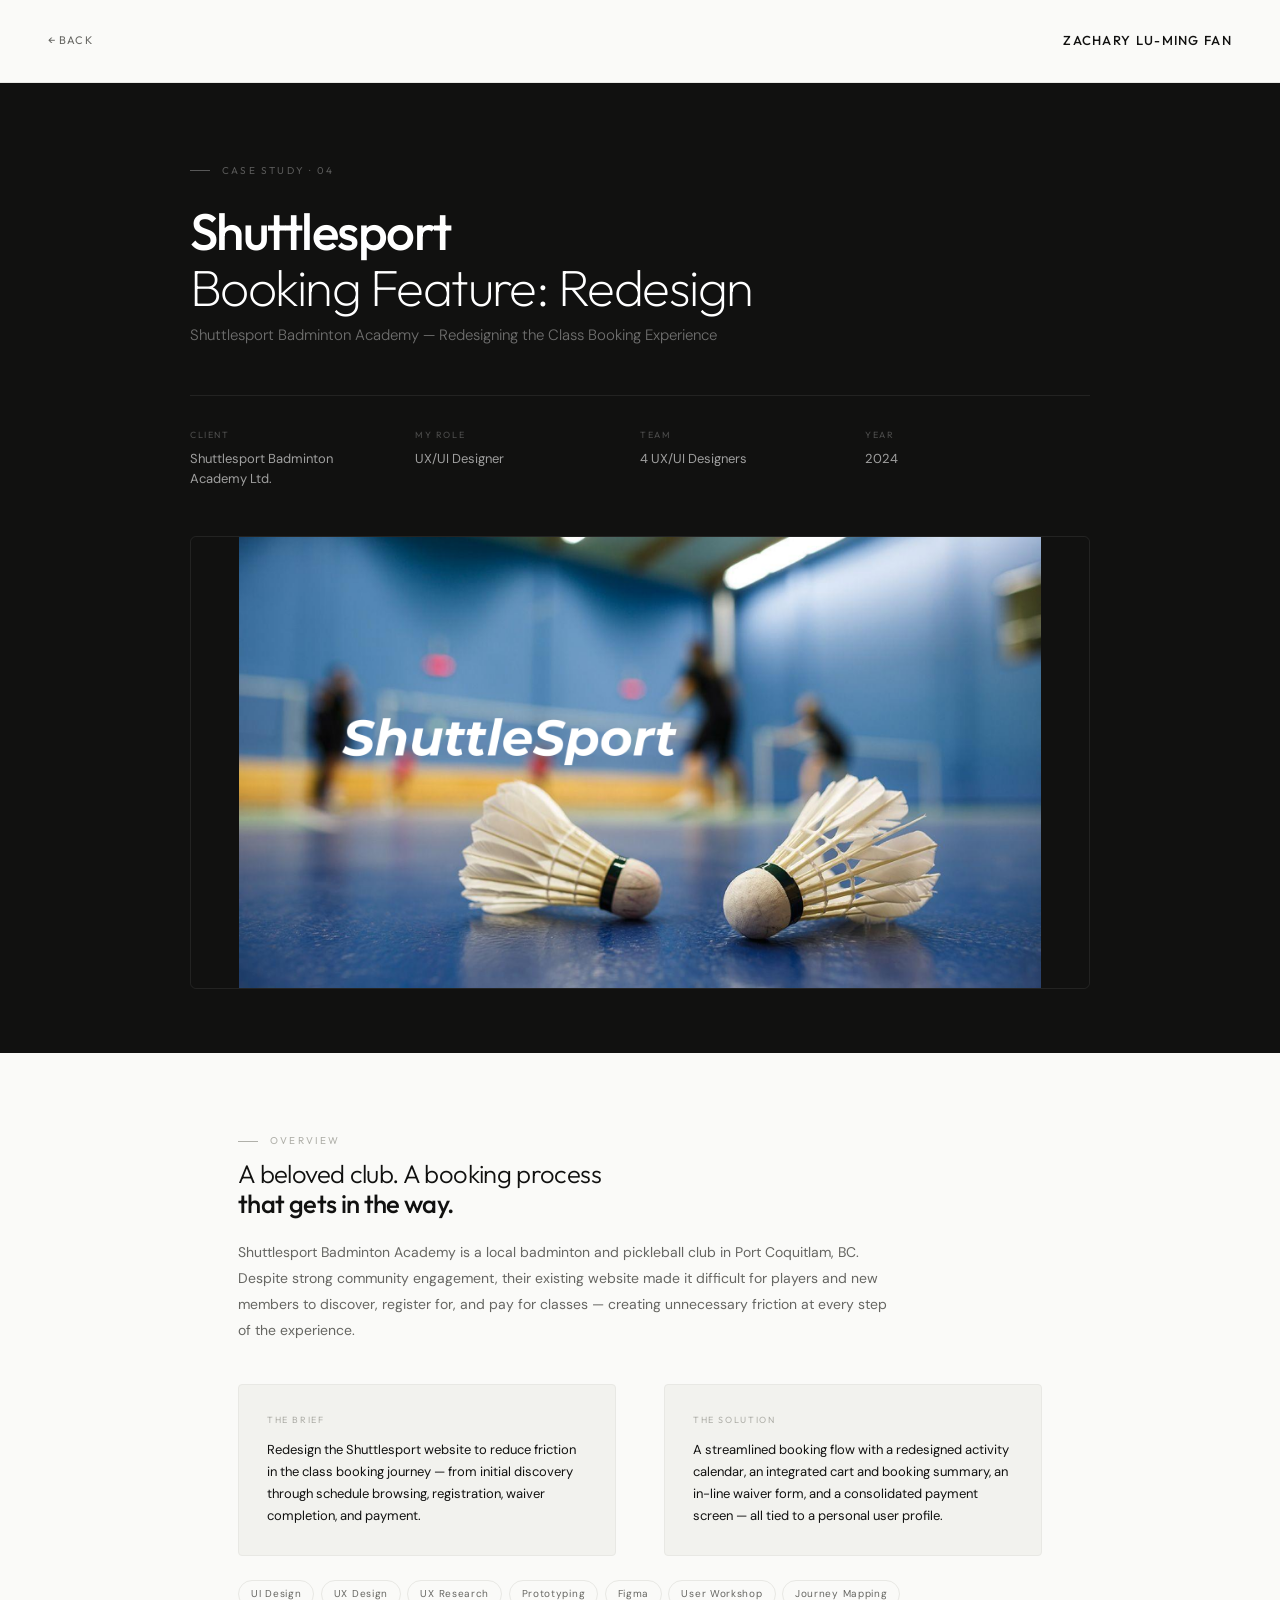
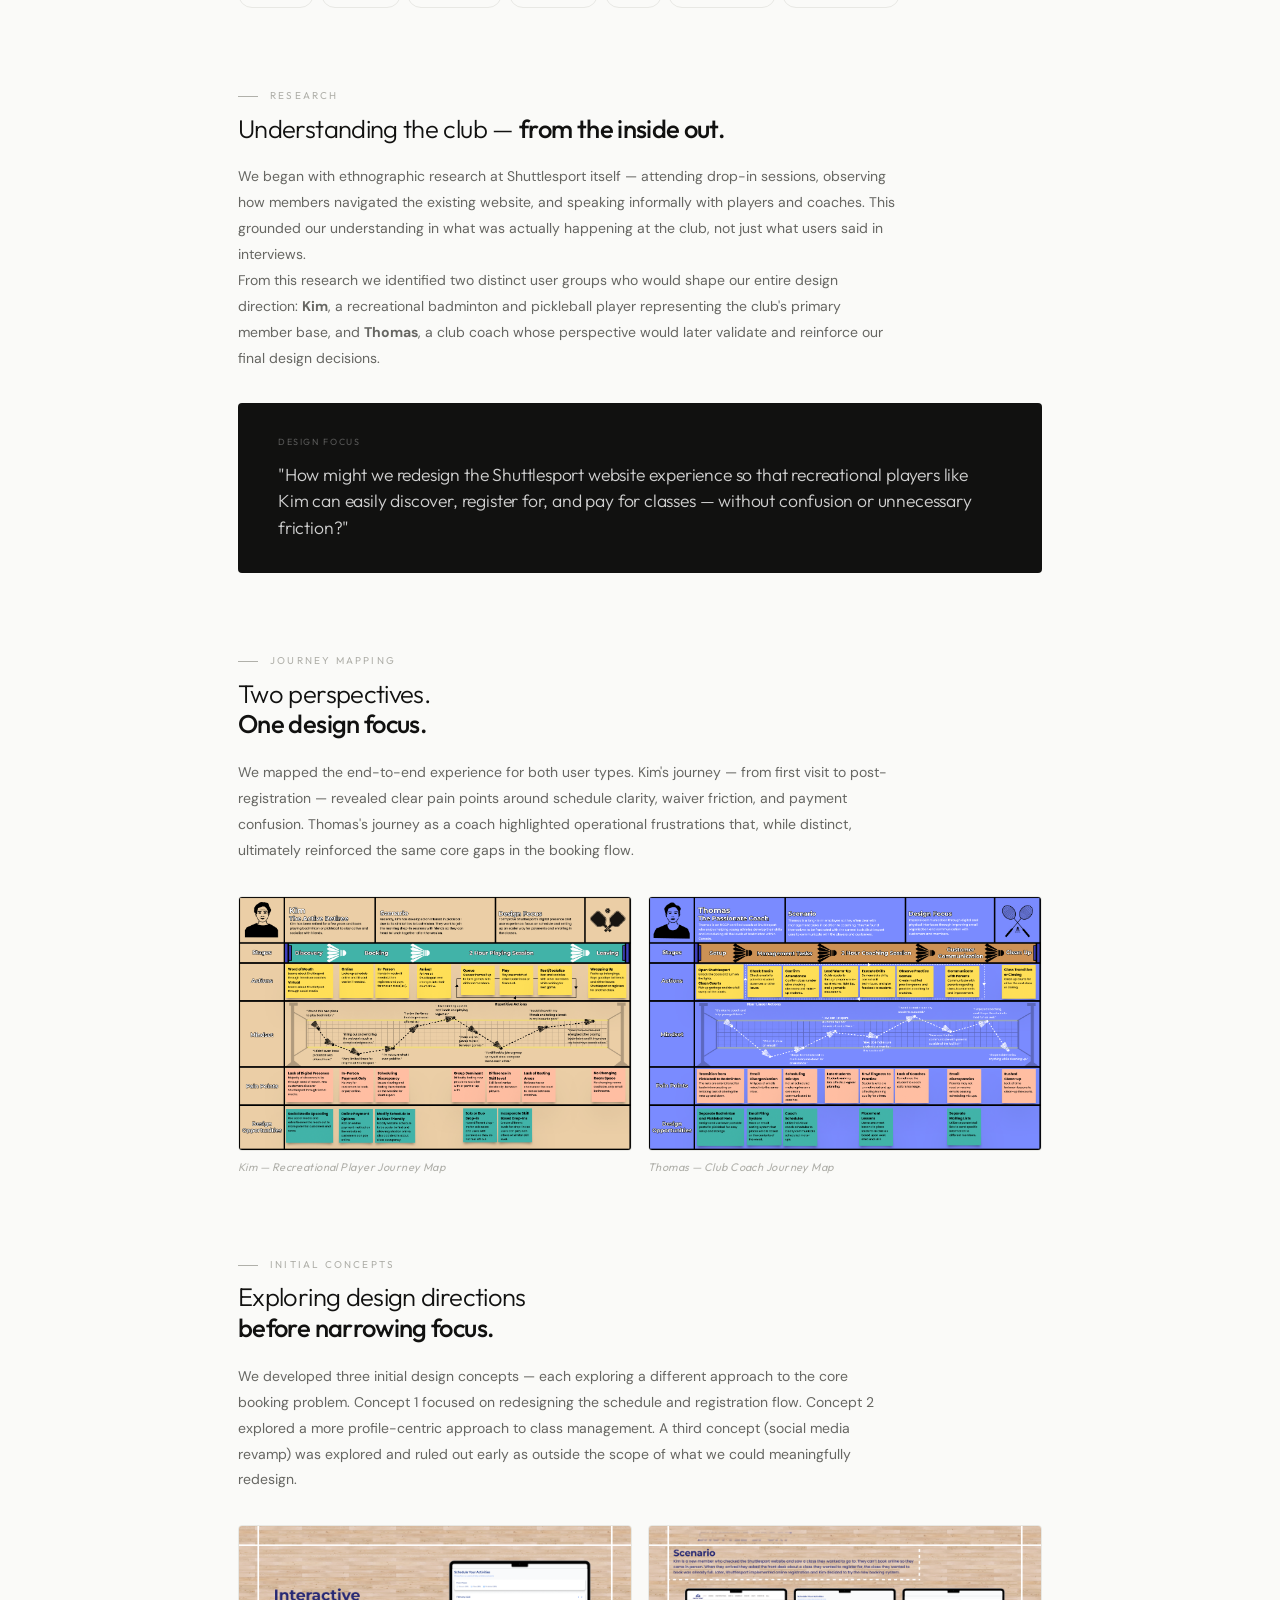
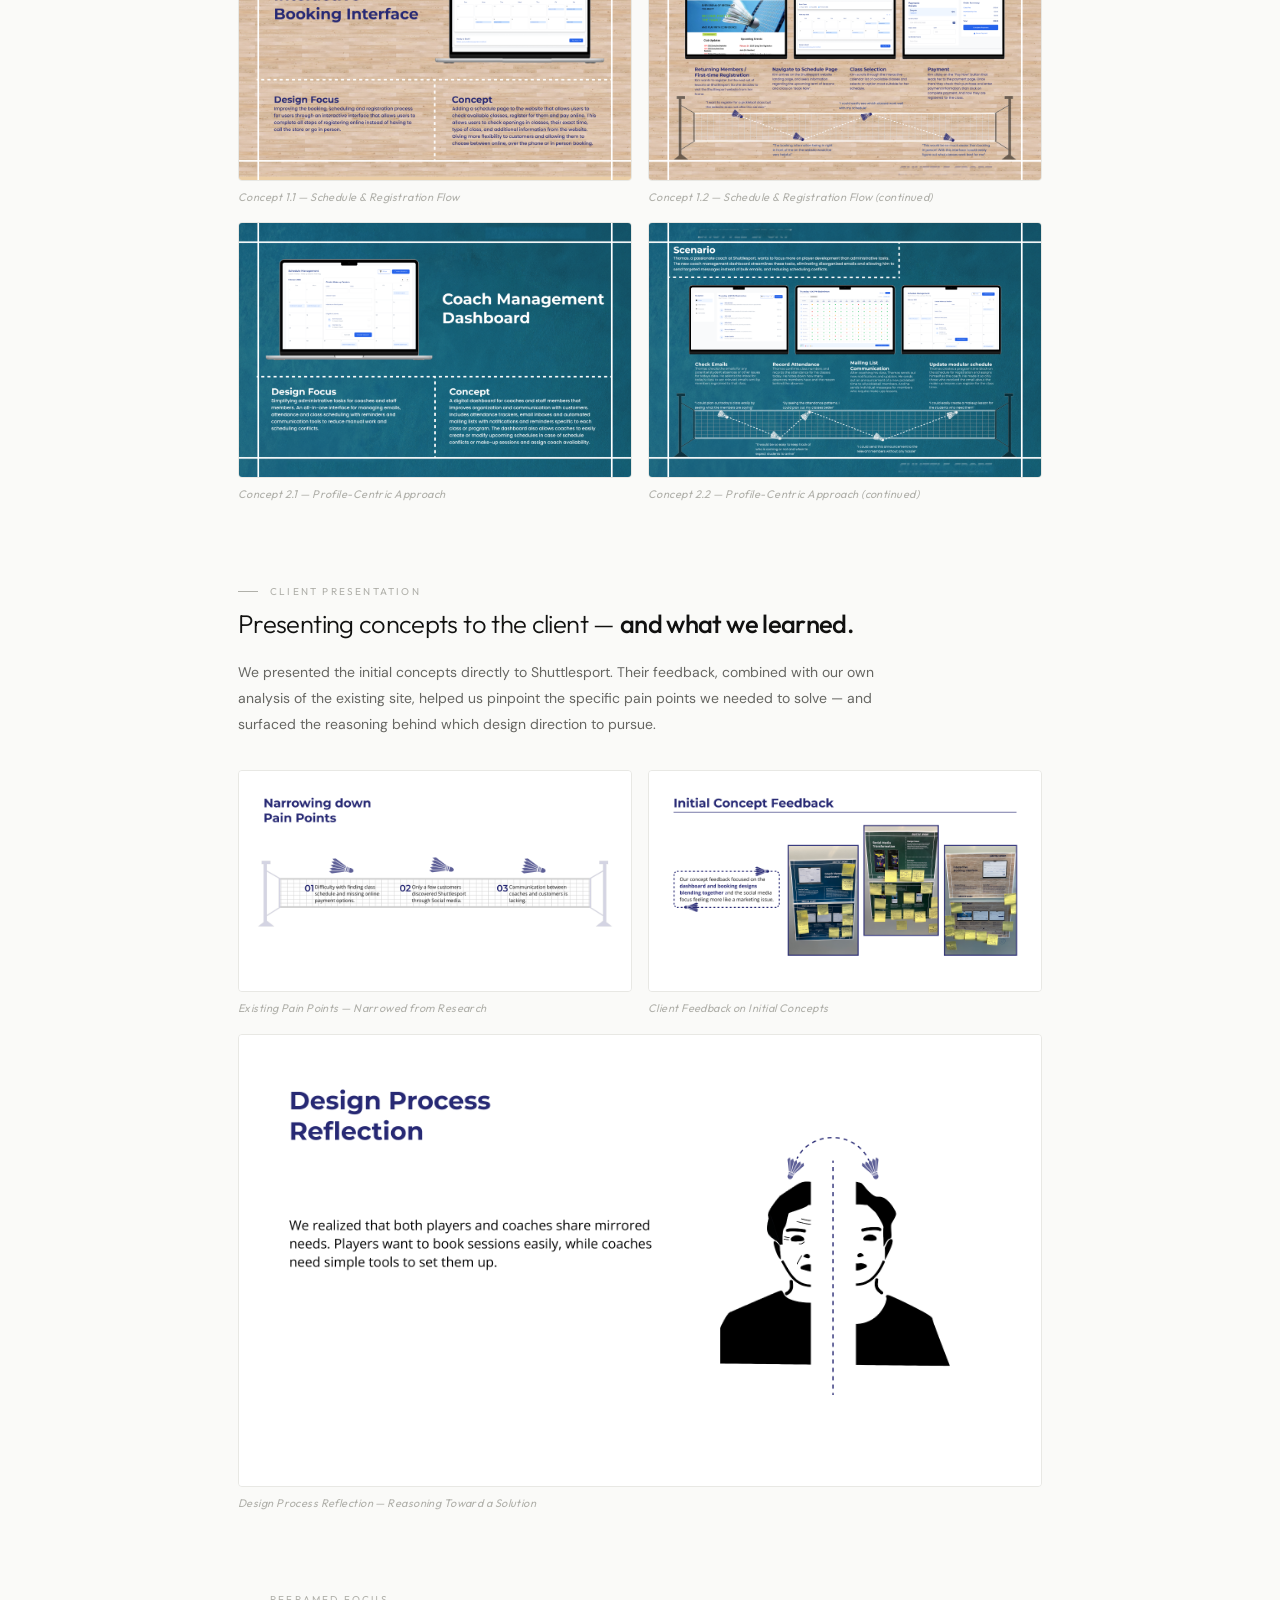
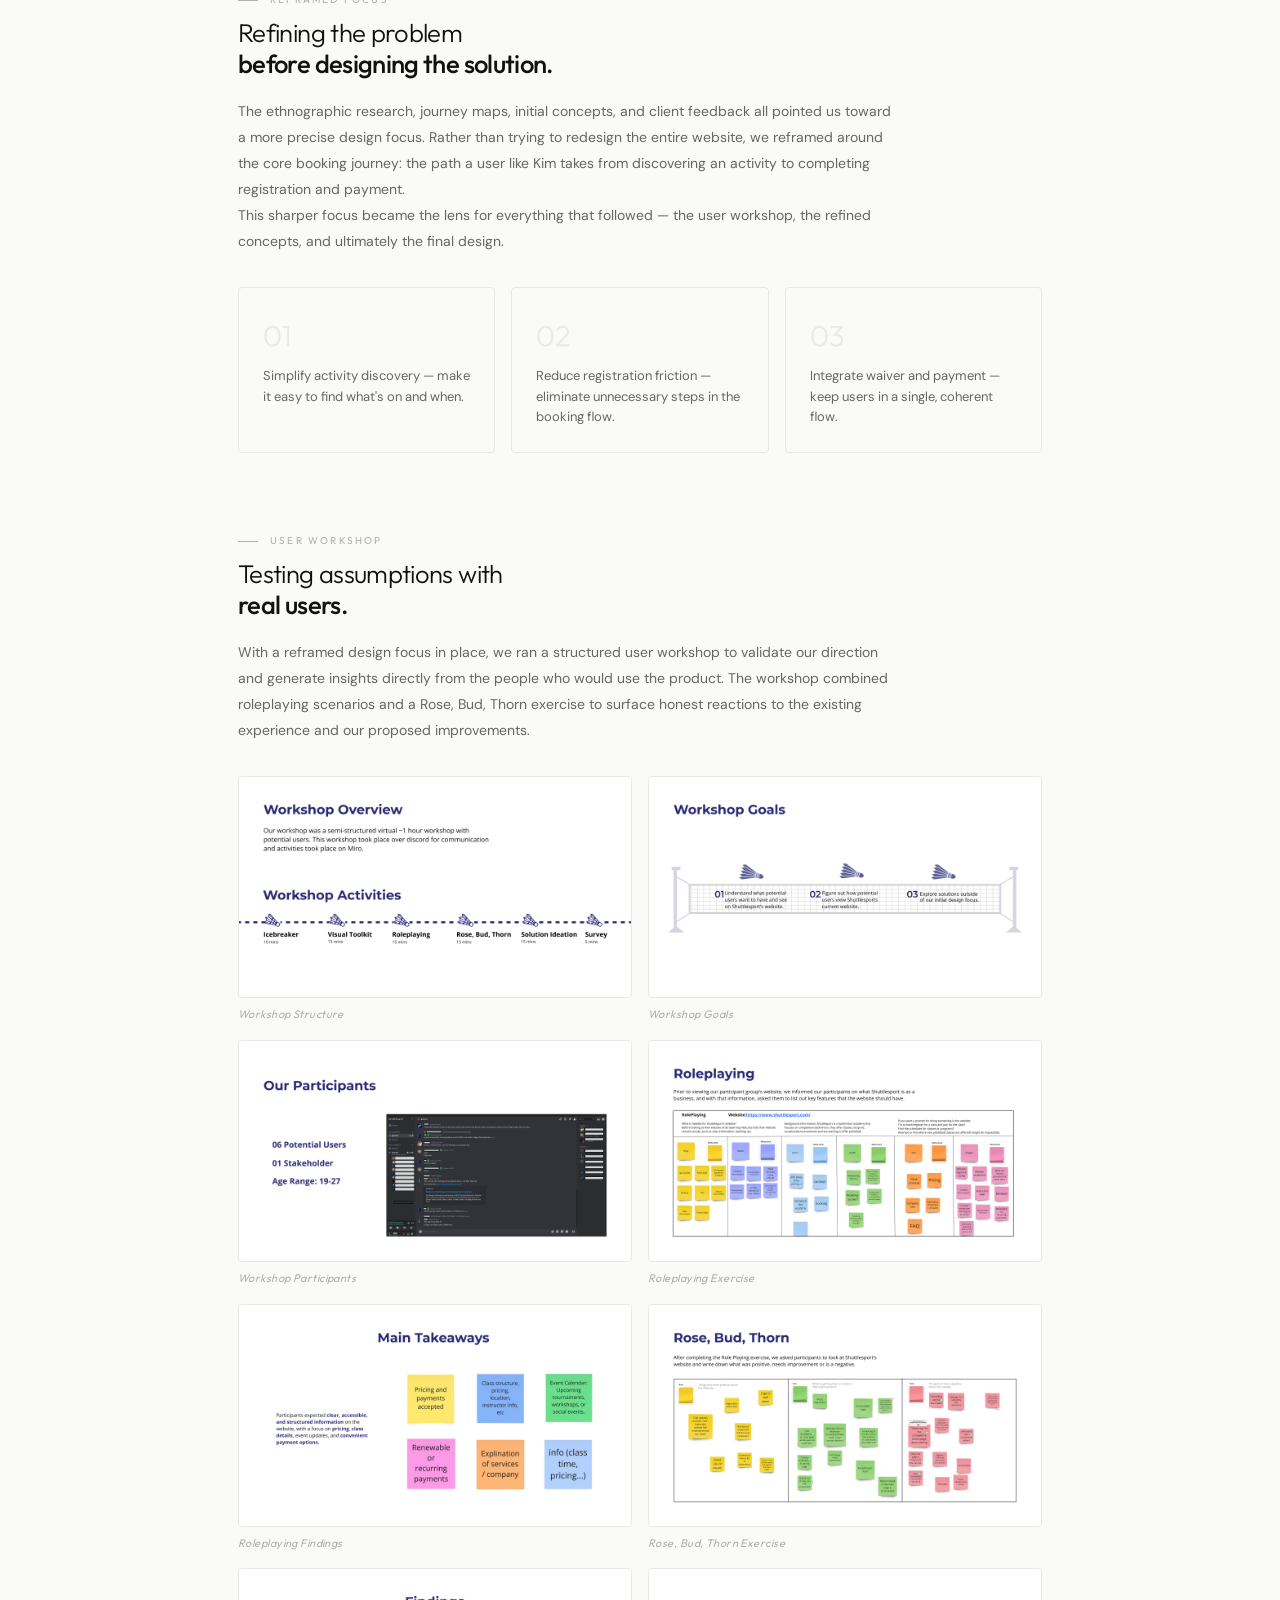
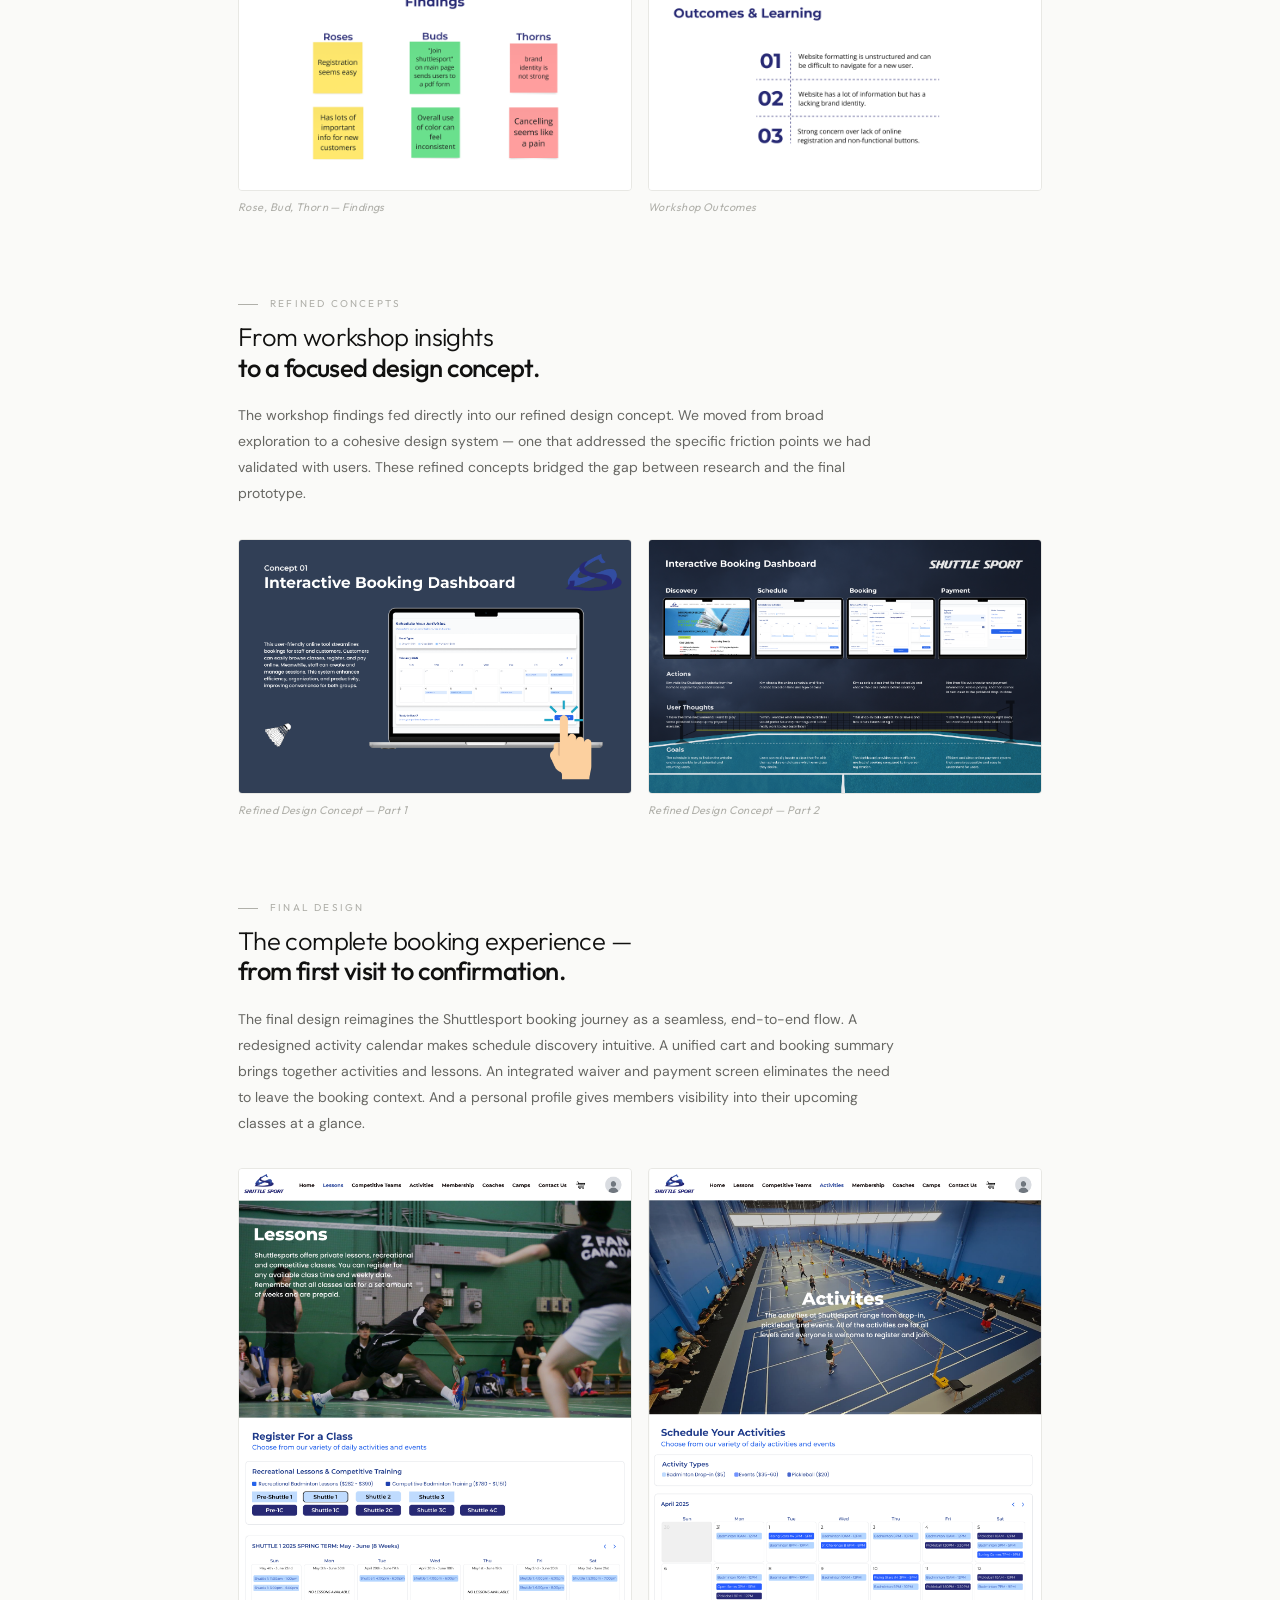
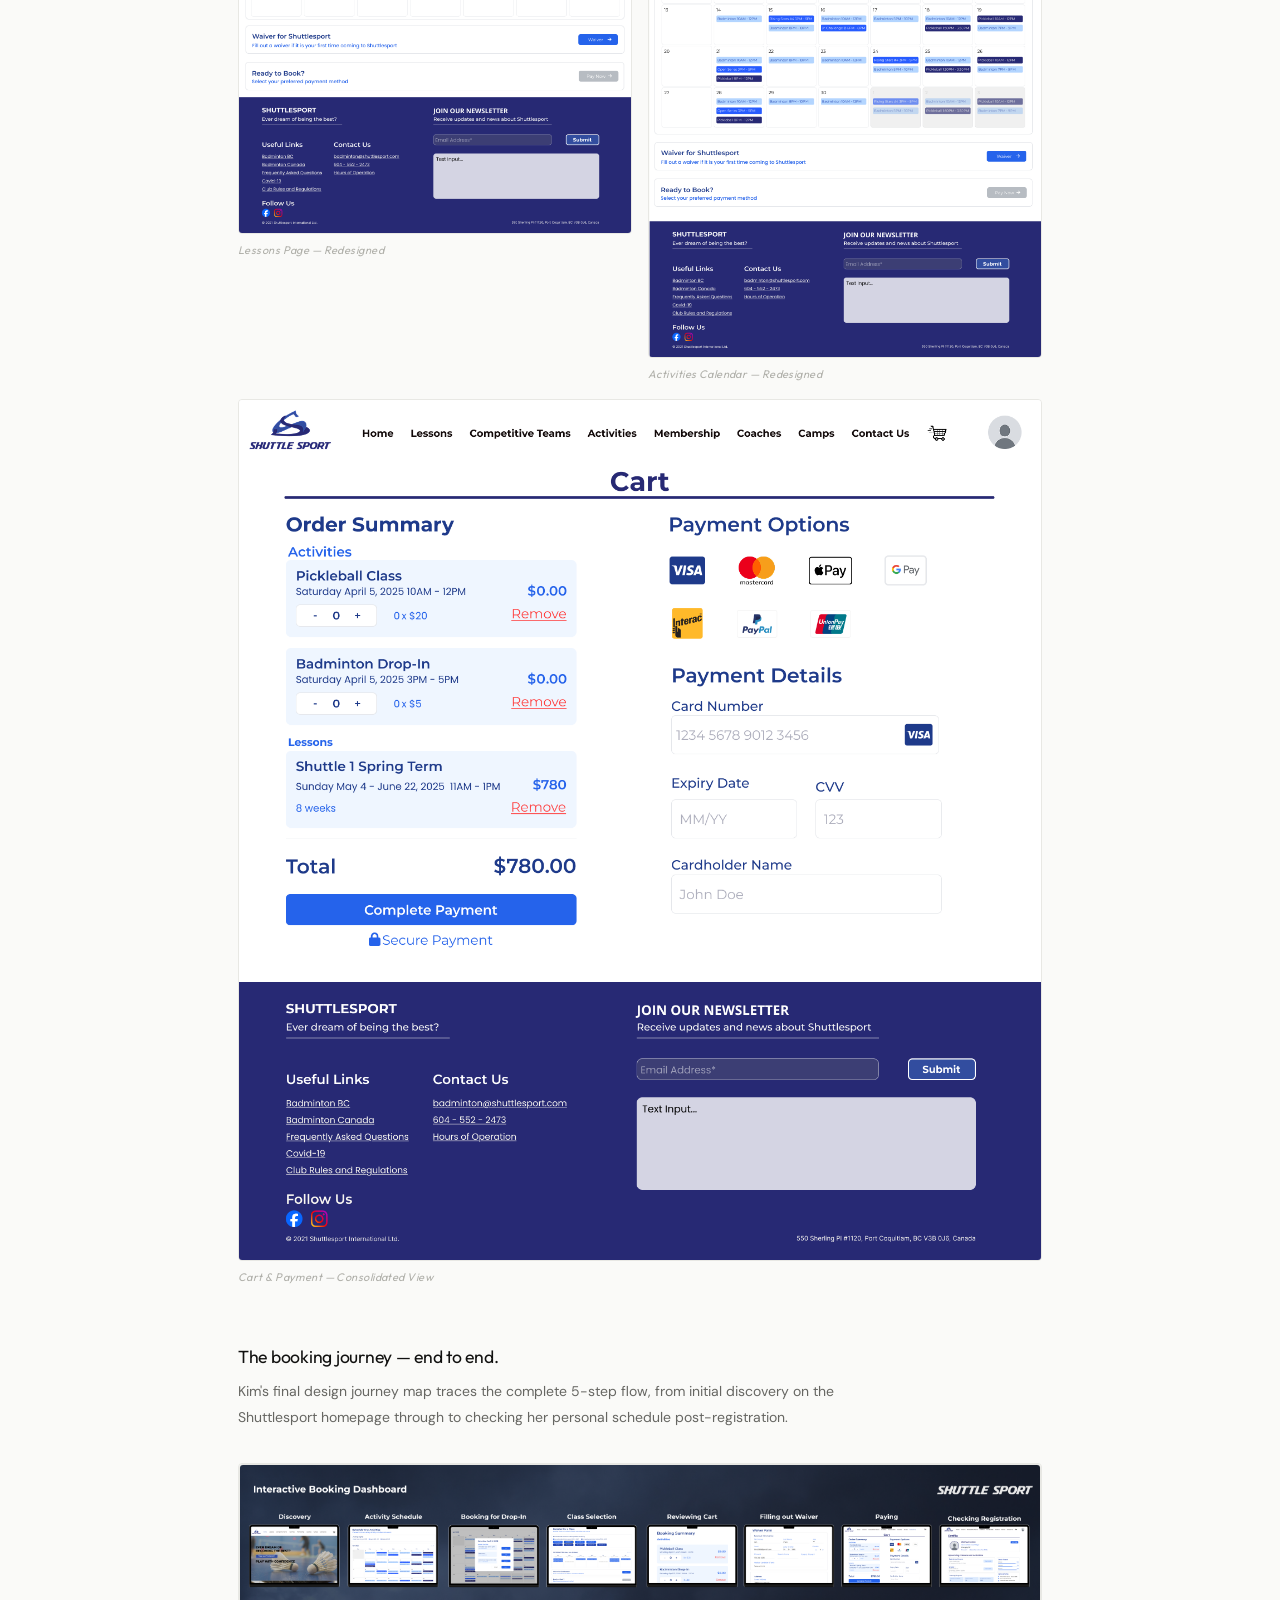
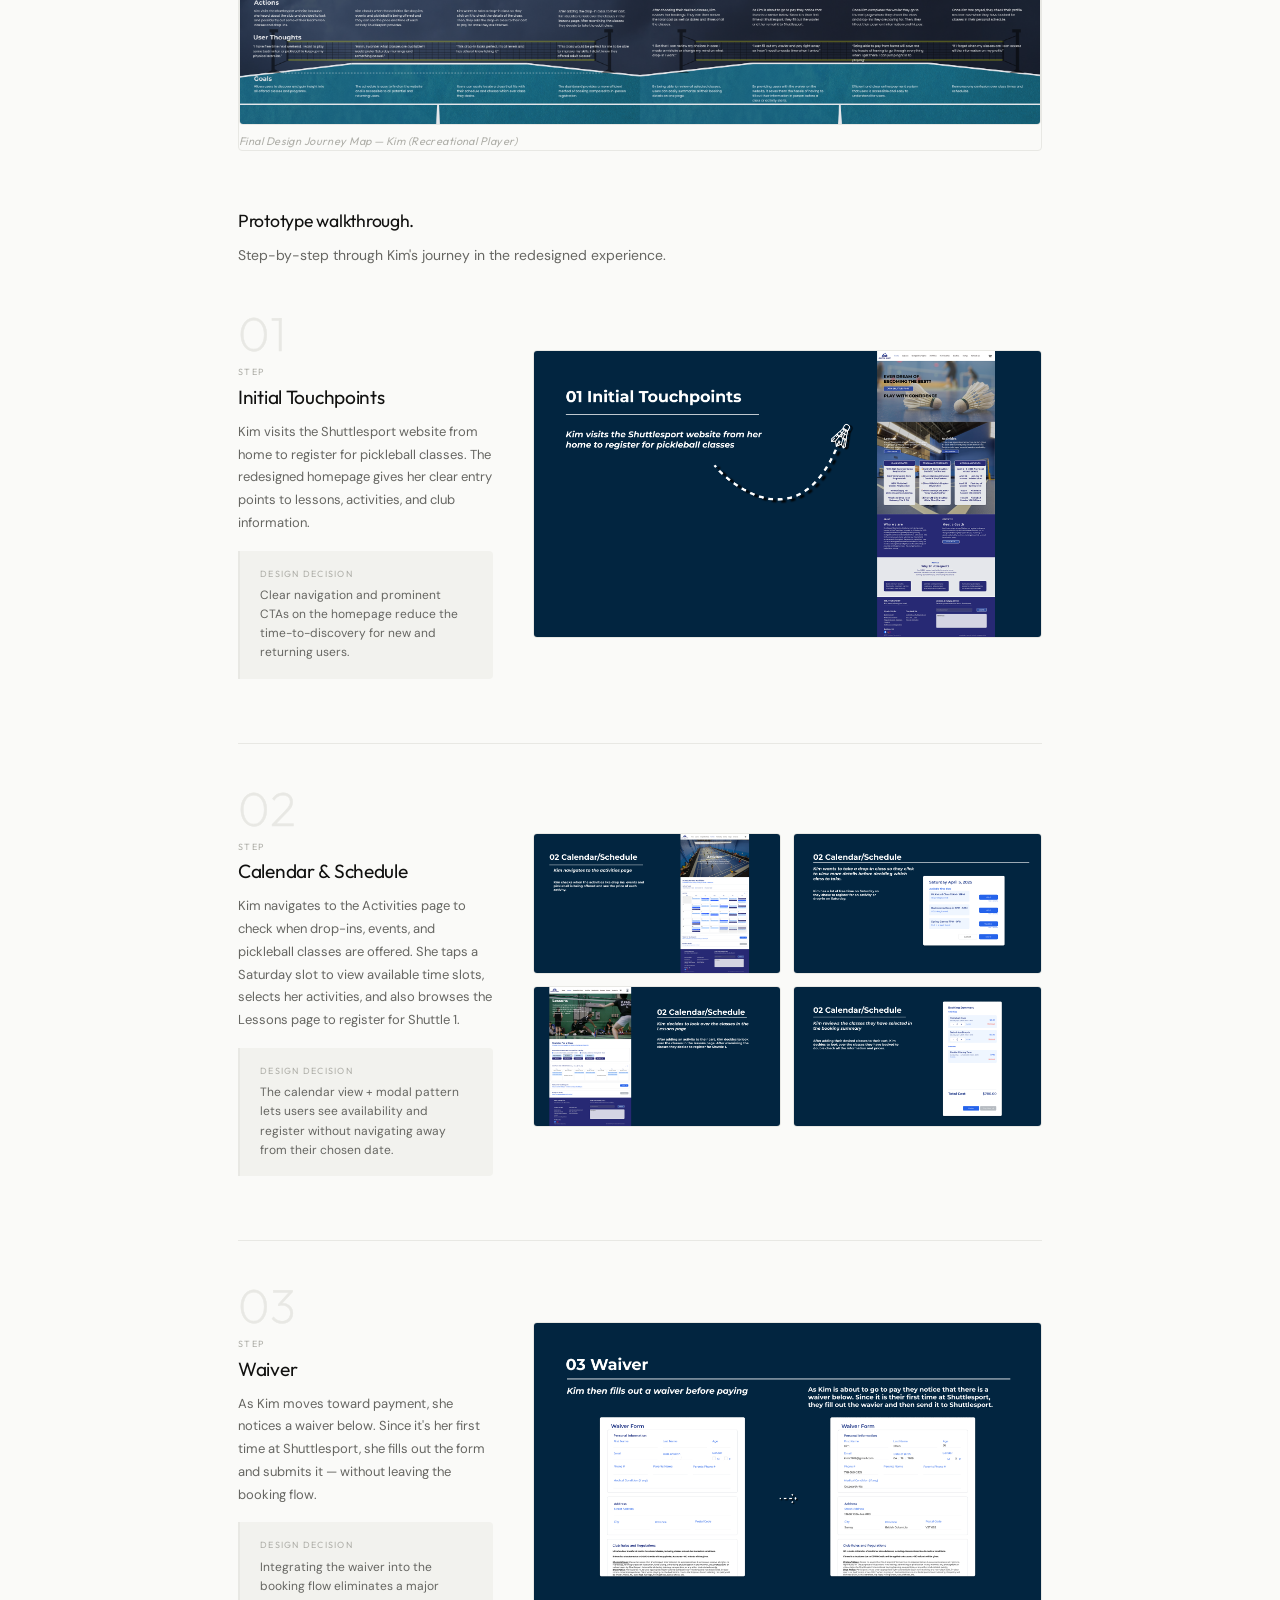
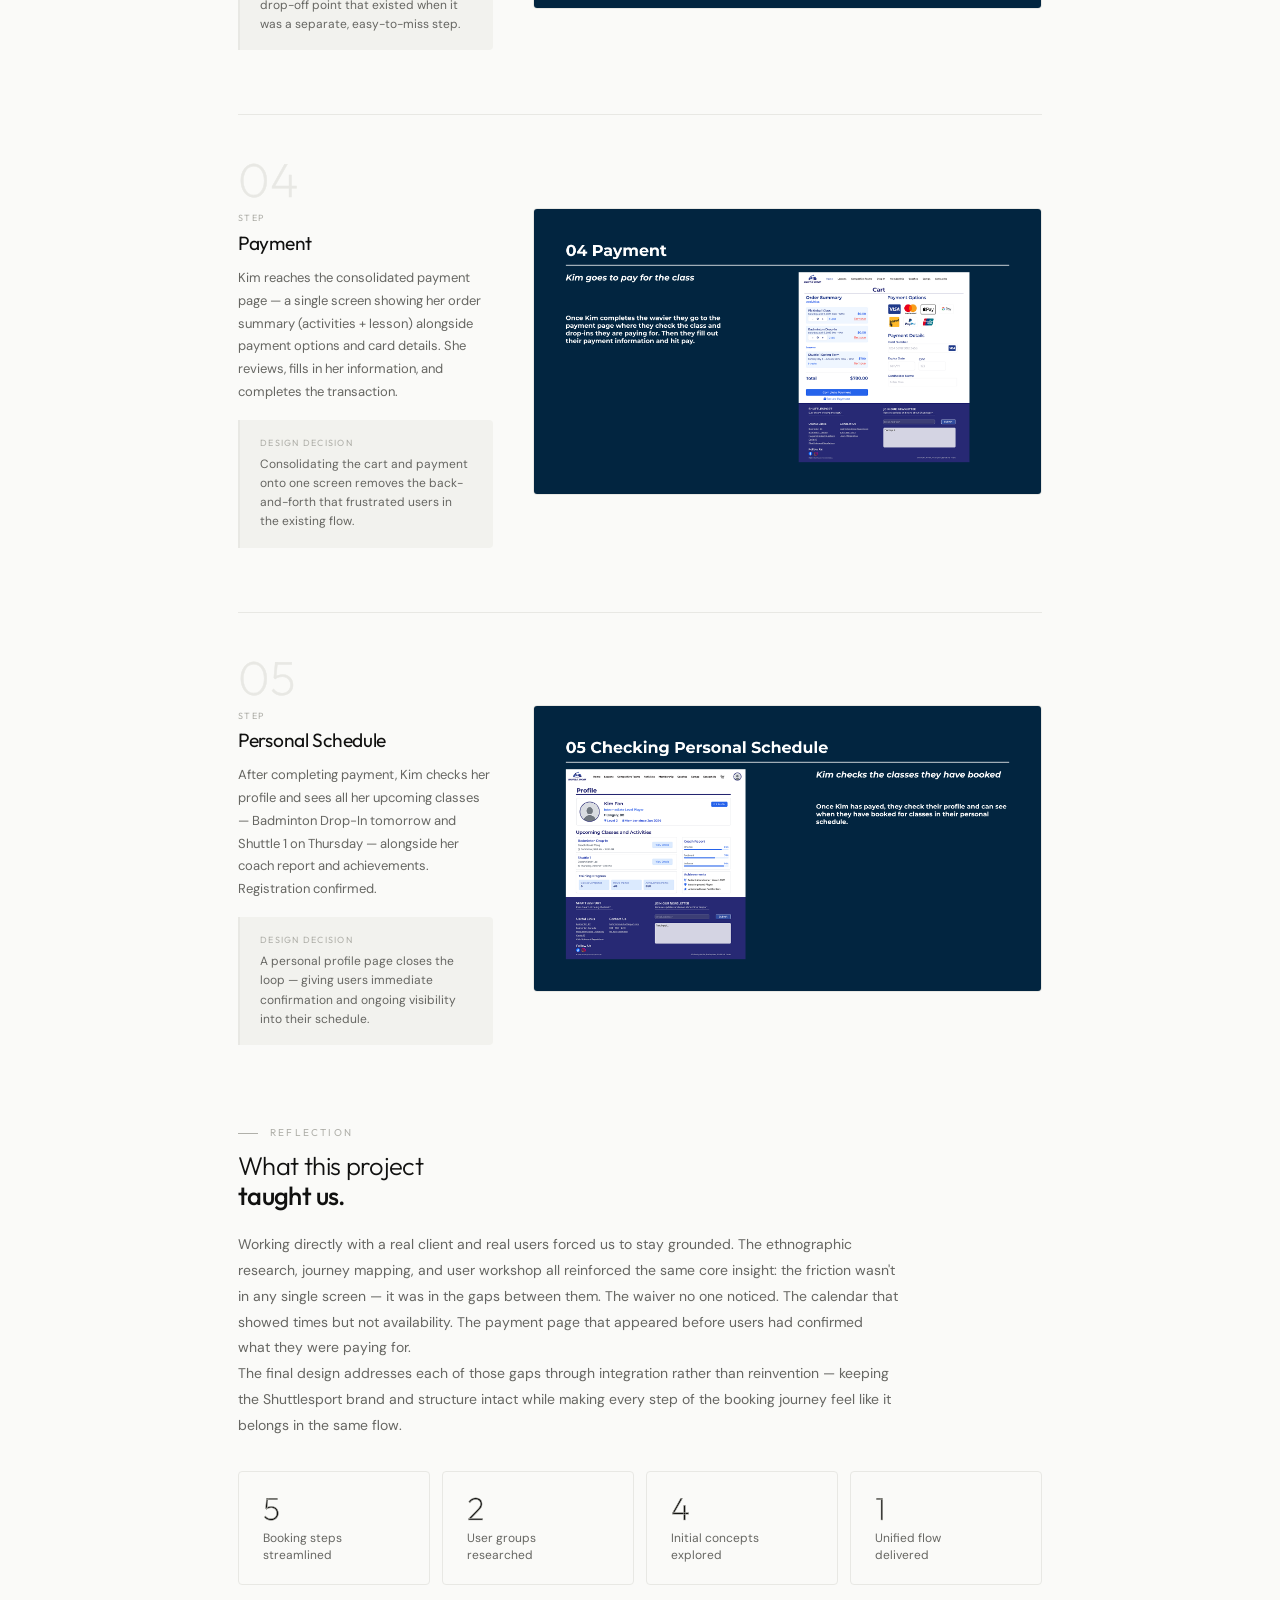
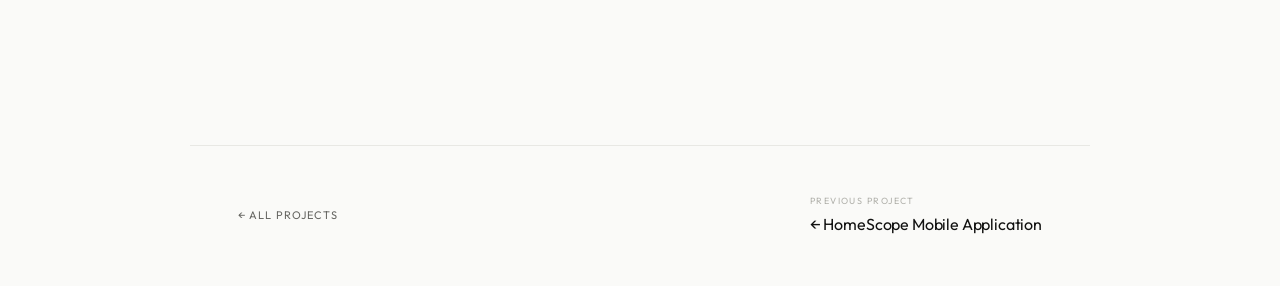
<file: shuttlesport_case_study.html>
<!DOCTYPE html>
<html lang="en">
<head>
<meta charset="UTF-8">
<meta name="referrer" content="strict-origin-when-cross-origin">
<meta name="viewport" content="width=device-width, initial-scale=1.0">
<title>Shuttlesport Badminton Academy — Zachary Lu-Ming Fan</title>
<meta name="description" content="Shuttlesport Badminton Academy — redesigning the class booking experience for a local badminton club to reduce friction and improve member registration.">
<link rel="icon" type="image/svg+xml" href="favicon.svg">
<meta property="og:type" content="article">
<meta property="og:title" content="Shuttlesport Badminton Academy — Zachary Lu-Ming Fan">
<meta property="og:description" content="Redesigning the class booking experience for a local badminton club to reduce friction and improve member registration.">
<meta property="og:url" content="https://zachfan-96.github.io/shuttlesport_case_study.html">
<meta property="og:image" content="https://zachfan-96.github.io/portfolio-shuttlesport.png">
<meta name="twitter:card" content="summary_large_image">
<meta name="twitter:title" content="Shuttlesport Badminton Academy — Zachary Lu-Ming Fan">
<meta name="twitter:description" content="Redesigning the class booking experience for a local badminton club.">
<meta name="twitter:image" content="https://zachfan-96.github.io/portfolio-shuttlesport.png">
<link href="https://fonts.googleapis.com/css2?family=Outfit:wght@200;300;400;500;600&family=DM+Sans:opsz,wght@9..40,300;9..40,400;9..40,500&display=swap" rel="stylesheet">
<link rel="stylesheet" href="styles.css">

<style>
/* HERO IMAGE */
.case-hero-img {
  max-width: 900px; margin: 3rem auto 0; padding: 0 3rem;
  border-radius: 6px; overflow: hidden;
  border: 0.5px solid rgba(255,255,255,0.08);
}
.case-hero-img img {
  width: 100%; display: block;
}
.case-hero-img { animation: fadeUp 0.5s 0.1s ease both; }

/* CONTENT */
.case-content {
  max-width: 900px;
  margin: 0 auto;
  padding: 5rem 3rem;
}

/* SECTIONS */
.case-section { margin-bottom: 5rem; }

/* OVERVIEW GRID */
.overview-grid {
  display: grid; grid-template-columns: 1fr 1fr; gap: 3rem; margin-top: 2.5rem;
}

/* RESEARCH QUESTION */
.research-q {
  background: var(--ink); color: white;
  padding: 2rem 2.5rem; border-radius: 4px; margin-top: 2rem;
}
.research-q-label {
  font-family: 'Outfit', sans-serif; font-size: 9px; letter-spacing: 0.18em;
  text-transform: uppercase; color: rgba(255,255,255,0.3); margin-bottom: 0.75rem;
}
.research-q-text {
  font-family: 'Outfit', sans-serif; font-size: 1.1rem; font-weight: 300;
  color: rgba(255,255,255,0.8); line-height: 1.5; letter-spacing: -0.01em;
}

/* CHALLENGE CALLOUTS */
.challenge-points {
  display: grid; grid-template-columns: repeat(3, 1fr);
  gap: 1rem; margin-top: 2rem;
}
.challenge-point {
  padding: 1.5rem; border: 0.5px solid var(--ink-10);
  border-radius: 4px; background: var(--paper);
}
.challenge-point-num {
  font-family: 'Outfit', sans-serif; font-size: 1.8rem; font-weight: 200;
  color: var(--ink-10); margin-bottom: 0.5rem; -webkit-text-stroke: 0.5px var(--ink-10);
}
.challenge-point-text { font-size: 13px; color: var(--ink-60); line-height: 1.6; }

/* STAT ROW */
.stat-row {
  display: flex; flex-wrap: wrap; gap: 0.75rem; margin-top: 2rem;
}
.stat-pill {
  display: flex; flex-direction: column; align-items: flex-start;
  padding: 1.25rem 1.5rem; border: 0.5px solid var(--ink-10);
  border-radius: 4px; background: var(--paper); flex: 1; min-width: 140px;
}
.stat-pill-num {
  font-family: 'Outfit', sans-serif; font-size: 2rem; font-weight: 200;
  color: var(--ink); line-height: 1; margin-bottom: 0.4rem;
  -webkit-text-stroke: 0.5px var(--ink-30);
}
.stat-pill-label {
  font-size: 12px; color: var(--ink-60); line-height: 1.4;
}

/* IMAGE GRID */
.component-grid {
  display: grid; grid-template-columns: 1fr 1fr; gap: 1rem; margin-top: 2rem;
}
.component-card img,
.component-card-wide img {
  width: 100%; display: block; border-radius: 4px;
  border: 0.5px solid var(--ink-10);
}
.component-card-wide {
  grid-column: 1 / -1;
}
.img-caption {
  font-size: 11px; color: var(--ink-30); margin-top: 0.5rem;
  font-family: 'Outfit', sans-serif; letter-spacing: 0.04em;
}

/* SINGLE IMAGE */
.full-img {
  margin-top: 2rem;
}
.full-img img {
  width: 100%; display: block; border-radius: 4px;
  border: 0.5px solid var(--ink-10);
}

/* PROTOTYPE STEPS (final design walkthrough) */
.proto-steps { display: flex; flex-direction: column; gap: 4rem; margin-top: 2.5rem; }
.proto-step {
  display: grid; grid-template-columns: 1.5fr 3fr; gap: 2.5rem; align-items: center;
  padding-top: 2.5rem; border-top: 0.5px solid var(--ink-10);
}
.proto-step:first-child { border-top: none; padding-top: 0; }
.proto-step-grid { display: grid; grid-template-columns: 1fr 1fr; gap: 0.75rem; }
.proto-step-num {
  font-family: 'Outfit', sans-serif; font-size: 3rem; font-weight: 200;
  color: var(--ink-10); -webkit-text-stroke: 0.5px var(--ink-10); line-height: 1;
  margin-bottom: 0.5rem;
}
.proto-step-label {
  font-family: 'Outfit', sans-serif; font-size: 9px; letter-spacing: 0.16em;
  text-transform: uppercase; color: var(--ink-30); margin-bottom: 0.4rem;
}
.proto-step-title {
  font-family: 'Outfit', sans-serif; font-size: 1.2rem; font-weight: 400;
  color: var(--ink); letter-spacing: -0.015em; margin-bottom: 0.75rem; line-height: 1.2;
}
.proto-step-text { font-size: 13px; color: var(--ink-60); line-height: 1.75; margin-bottom: 1rem; }
.insight-box {
  padding: 1rem 1.25rem; background: var(--paper-2);
  border-left: 2px solid var(--ink-10); border-radius: 0 4px 4px 0;
}
.insight-label {
  font-family: 'Outfit', sans-serif; font-size: 9px; letter-spacing: 0.14em;
  text-transform: uppercase; color: var(--ink-30); margin-bottom: 0.3rem;
}
.insight-text { font-size: 12px; color: var(--ink-60); line-height: 1.6; }
.proto-step-img { width: 100%; border-radius: 4px; border: 0.5px solid var(--ink-10); display: block; }

/* WORKSHOP GRID — 4-col for workshop images */
.workshop-grid {
  display: grid; grid-template-columns: 1fr 1fr; gap: 1rem; margin-top: 2rem;
}
.workshop-grid .component-card img {
  width: 100%; display: block; border-radius: 4px;
  border: 0.5px solid var(--ink-10);
}

@media (max-width: 768px) {
  .case-hero-img { padding: 0 1.5rem; }
  .overview-grid { grid-template-columns: 1fr; gap: 1rem; }
  .challenge-points { grid-template-columns: 1fr; }
  .component-grid { grid-template-columns: 1fr; }
  .workshop-grid { grid-template-columns: 1fr; }
  .proto-step { grid-template-columns: 1fr; }
  .proto-step-grid { grid-template-columns: 1fr; }
  .stat-row { flex-direction: column; }
}

/* BOTTOM NAV */
.prev-project { display: flex; flex-direction: column; gap: 0.25rem; text-decoration: none; }
.prev-label {
  font-family: 'Outfit', sans-serif; font-size: 9px; letter-spacing: 0.16em;
  text-transform: uppercase; color: var(--ink-30);
}
.prev-title {
  font-family: 'Outfit', sans-serif; font-size: 1rem; font-weight: 400;
  letter-spacing: -0.01em; color: var(--ink); transition: opacity 0.2s;
}
.prev-project:hover .prev-title { opacity: 0.6; }
</style>
</head>

<body>

<nav>
  <a class="nav-back" href="index.html">← Back</a>
  <a class="nav-name" href="index.html">Zachary Lu-Ming Fan</a>
</nav>

<!-- HERO -->
<div class="case-hero">
  <div class="case-hero-inner">
    <div class="case-eyebrow">Case Study · 04</div>
    <h1 class="case-title"><span>Shuttlesport</span><br>Booking Feature: Redesign</h1>
    <p class="case-subtitle">Shuttlesport Badminton Academy — Redesigning the Class Booking Experience</p>
    <div class="case-meta-grid">
      <div class="case-meta-item">
        <div class="case-meta-label">Client</div>
        <div class="case-meta-value">Shuttlesport Badminton Academy Ltd.</div>
      </div>
      <div class="case-meta-item">
        <div class="case-meta-label">My Role</div>
        <div class="case-meta-value">UX/UI Designer</div>
      </div>
      <div class="case-meta-item">
        <div class="case-meta-label">Team</div>
        <div class="case-meta-value">4 UX/UI Designers</div>
      </div>
      <div class="case-meta-item">
        <div class="case-meta-label">Year</div>
        <div class="case-meta-value">2024</div>
      </div>
    </div>
  </div>
  <div class="case-hero-img">
    <img src="ss-case-study-landing-img.png" width="1920" height="1080" alt="Shuttlesport Badminton Academy — Case Study">
  </div>
</div>

<!-- CONTENT -->
<div class="case-content">

  <!-- OVERVIEW -->
  <div class="case-section">
    <div class="section-label">Overview</div>
    <h2 class="section-heading">A beloved club. A booking process<br><strong>that gets in the way.</strong></h2>
    <p class="section-body">Shuttlesport Badminton Academy is a local badminton and pickleball club in Port Coquitlam, BC. Despite strong community engagement, their existing website made it difficult for players and new members to discover, register for, and pay for classes — creating unnecessary friction at every step of the experience.</p>
    <div class="overview-grid">
      <div class="overview-block">
        <div class="overview-block-label">The Brief</div>
        <div class="overview-block-text">Redesign the Shuttlesport website to reduce friction in the class booking journey — from initial discovery through schedule browsing, registration, waiver completion, and payment.</div>
      </div>
      <div class="overview-block">
        <div class="overview-block-label">The Solution</div>
        <div class="overview-block-text">A streamlined booking flow with a redesigned activity calendar, an integrated cart and booking summary, an in-line waiver form, and a consolidated payment screen — all tied to a personal user profile.</div>
      </div>
    </div>
    <div class="case-tags">
      <span class="case-tag">UI Design</span>
      <span class="case-tag">UX Design</span>
      <span class="case-tag">UX Research</span>
      <span class="case-tag">Prototyping</span>
      <span class="case-tag">Figma</span>
      <span class="case-tag">User Workshop</span>
      <span class="case-tag">Journey Mapping</span>
    </div>
  </div>

  <!-- RESEARCH & ETHNOGRAPHY -->
  <div class="case-section">
    <div class="section-label">Research</div>
    <h2 class="section-heading">Understanding the club — <strong>from the inside out.</strong></h2>
    <p class="section-body">We began with ethnographic research at Shuttlesport itself — attending drop-in sessions, observing how members navigated the existing website, and speaking informally with players and coaches. This grounded our understanding in what was actually happening at the club, not just what users said in interviews.</p>
    <p class="section-body">From this research we identified two distinct user groups who would shape our entire design direction: <strong>Kim</strong>, a recreational badminton and pickleball player representing the club's primary member base, and <strong>Thomas</strong>, a club coach whose perspective would later validate and reinforce our final design decisions.</p>

    <div class="research-q">
      <div class="research-q-label">Design Focus</div>
      <div class="research-q-text">"How might we redesign the Shuttlesport website experience so that recreational players like Kim can easily discover, register for, and pay for classes — without confusion or unnecessary friction?"</div>
    </div>
  </div>

  <!-- JOURNEY MAPS -->
  <div class="case-section">
    <div class="section-label">Journey Mapping</div>
    <h2 class="section-heading">Two perspectives.<br><strong>One design focus.</strong></h2>
    <p class="section-body">We mapped the end-to-end experience for both user types. Kim's journey — from first visit to post-registration — revealed clear pain points around schedule clarity, waiver friction, and payment confusion. Thomas's journey as a coach highlighted operational frustrations that, while distinct, ultimately reinforced the same core gaps in the booking flow.</p>

    <div class="component-grid">
      <div class="component-card">
        <a href="#lb-1" class="lightbox-link" aria-label="Enlarge image"><img loading="lazy" src="ss-user-journey-map.png" width="2550" height="1650" alt="Kim — User Journey Map"></a>
        <div id="lb-1" class="lightbox">
          <a href="#!" class="lightbox-backdrop" aria-label="Close enlarged image"></a>
          <a href="#!" class="lightbox-close" aria-label="Close enlarged image">&times;</a>
          <img loading="lazy" src="ss-user-journey-map.png" alt="Kim — User Journey Map">
        </div>
        <div class="img-caption">Kim — Recreational Player Journey Map</div>
      </div>
      <div class="component-card">
        <a href="#lb-2" class="lightbox-link" aria-label="Enlarge image"><img loading="lazy" src="ss-coach-journey-map.png" width="2550" height="1650" alt="Thomas — Coach Journey Map"></a>
        <div id="lb-2" class="lightbox">
          <a href="#!" class="lightbox-backdrop" aria-label="Close enlarged image"></a>
          <a href="#!" class="lightbox-close" aria-label="Close enlarged image">&times;</a>
          <img loading="lazy" src="ss-coach-journey-map.png" alt="Thomas — Coach Journey Map">
        </div>
        <div class="img-caption">Thomas — Club Coach Journey Map</div>
      </div>
    </div>
  </div>

  <!-- INITIAL CONCEPTS -->
  <div class="case-section">
    <div class="section-label">Initial Concepts</div>
    <h2 class="section-heading">Exploring design directions<br><strong>before narrowing focus.</strong></h2>
    <p class="section-body">We developed three initial design concepts — each exploring a different approach to the core booking problem. Concept 1 focused on redesigning the schedule and registration flow. Concept 2 explored a more profile-centric approach to class management. A third concept (social media revamp) was explored and ruled out early as outside the scope of what we could meaningfully redesign.</p>

    <div class="component-grid">
      <div class="component-card">
        <a href="#lb-3" class="lightbox-link" aria-label="Enlarge image"><img loading="lazy" src="ss-concept-design-1-1.png" width="2048" height="1325" alt="Concept Design 1.1"></a>
        <div id="lb-3" class="lightbox">
          <a href="#!" class="lightbox-backdrop" aria-label="Close enlarged image"></a>
          <a href="#!" class="lightbox-close" aria-label="Close enlarged image">&times;</a>
          <img loading="lazy" src="ss-concept-design-1-1.png" alt="Concept Design 1.1">
        </div>
        <div class="img-caption">Concept 1.1 — Schedule & Registration Flow</div>
      </div>
      <div class="component-card">
        <a href="#lb-4" class="lightbox-link" aria-label="Enlarge image"><img loading="lazy" src="ss-concept-design-1-2.png" width="2048" height="1325" alt="Concept Design 1.2"></a>
        <div id="lb-4" class="lightbox">
          <a href="#!" class="lightbox-backdrop" aria-label="Close enlarged image"></a>
          <a href="#!" class="lightbox-close" aria-label="Close enlarged image">&times;</a>
          <img loading="lazy" src="ss-concept-design-1-2.png" alt="Concept Design 1.2">
        </div>
        <div class="img-caption">Concept 1.2 — Schedule & Registration Flow (continued)</div>
      </div>
      <div class="component-card">
        <a href="#lb-5" class="lightbox-link" aria-label="Enlarge image"><img loading="lazy" src="ss-concept-design-2-1.png" width="2048" height="1325" alt="Concept Design 2.1"></a>
        <div id="lb-5" class="lightbox">
          <a href="#!" class="lightbox-backdrop" aria-label="Close enlarged image"></a>
          <a href="#!" class="lightbox-close" aria-label="Close enlarged image">&times;</a>
          <img loading="lazy" src="ss-concept-design-2-1.png" alt="Concept Design 2.1">
        </div>
        <div class="img-caption">Concept 2.1 — Profile-Centric Approach</div>
      </div>
      <div class="component-card">
        <a href="#lb-6" class="lightbox-link" aria-label="Enlarge image"><img loading="lazy" src="ss-concept-design-2-2.png" width="2048" height="1325" alt="Concept Design 2.2"></a>
        <div id="lb-6" class="lightbox">
          <a href="#!" class="lightbox-backdrop" aria-label="Close enlarged image"></a>
          <a href="#!" class="lightbox-close" aria-label="Close enlarged image">&times;</a>
          <img loading="lazy" src="ss-concept-design-2-2.png" alt="Concept Design 2.2">
        </div>
        <div class="img-caption">Concept 2.2 — Profile-Centric Approach (continued)</div>
      </div>
    </div>
  </div>

  <!-- CLIENT FEEDBACK / PAIN POINTS -->
  <div class="case-section">
    <div class="section-label">Client Presentation</div>
    <h2 class="section-heading">Presenting concepts to the client — <strong>and what we learned.</strong></h2>
    <p class="section-body">We presented the initial concepts directly to Shuttlesport. Their feedback, combined with our own analysis of the existing site, helped us pinpoint the specific pain points we needed to solve — and surfaced the reasoning behind which design direction to pursue.</p>

    <div class="component-grid">
      <div class="component-card">
        <a href="#lb-7" class="lightbox-link" aria-label="Enlarge image"><img loading="lazy" src="ss-existing-pain-points.png" width="1920" height="1080" alt="Narrowed Pain Points"></a>
        <div id="lb-7" class="lightbox">
          <a href="#!" class="lightbox-backdrop" aria-label="Close enlarged image"></a>
          <a href="#!" class="lightbox-close" aria-label="Close enlarged image">&times;</a>
          <img loading="lazy" src="ss-existing-pain-points.png" alt="Narrowed Pain Points">
        </div>
        <div class="img-caption">Existing Pain Points — Narrowed from Research</div>
      </div>
      <div class="component-card">
        <a href="#lb-8" class="lightbox-link" aria-label="Enlarge image"><img loading="lazy" src="ss-concept-feedback.png" width="1920" height="1080" alt="Concept Feedback"></a>
        <div id="lb-8" class="lightbox">
          <a href="#!" class="lightbox-backdrop" aria-label="Close enlarged image"></a>
          <a href="#!" class="lightbox-close" aria-label="Close enlarged image">&times;</a>
          <img loading="lazy" src="ss-concept-feedback.png" alt="Concept Feedback">
        </div>
        <div class="img-caption">Client Feedback on Initial Concepts</div>
      </div>
      <div class="component-card-wide">
        <a href="#lb-9" class="lightbox-link" aria-label="Enlarge image"><img loading="lazy" src="ss-design-solution-reasoning.png" width="1920" height="1080" alt="Design Solution Reasoning"></a>
        <div id="lb-9" class="lightbox">
          <a href="#!" class="lightbox-backdrop" aria-label="Close enlarged image"></a>
          <a href="#!" class="lightbox-close" aria-label="Close enlarged image">&times;</a>
          <img loading="lazy" src="ss-design-solution-reasoning.png" alt="Design Solution Reasoning">
        </div>
        <div class="img-caption">Design Process Reflection — Reasoning Toward a Solution</div>
      </div>
    </div>
  </div>

  <!-- REFRAMED DESIGN FOCUS -->
  <div class="case-section">
    <div class="section-label">Reframed Focus</div>
    <h2 class="section-heading">Refining the problem<br><strong>before designing the solution.</strong></h2>
    <p class="section-body">The ethnographic research, journey maps, initial concepts, and client feedback all pointed us toward a more precise design focus. Rather than trying to redesign the entire website, we reframed around the core booking journey: the path a user like Kim takes from discovering an activity to completing registration and payment.</p>
    <p class="section-body">This sharper focus became the lens for everything that followed — the user workshop, the refined concepts, and ultimately the final design.</p>

    <div class="challenge-points">
      <div class="challenge-point">
        <div class="challenge-point-num">01</div>
        <div class="challenge-point-text">Simplify activity discovery — make it easy to find what's on and when.</div>
      </div>
      <div class="challenge-point">
        <div class="challenge-point-num">02</div>
        <div class="challenge-point-text">Reduce registration friction — eliminate unnecessary steps in the booking flow.</div>
      </div>
      <div class="challenge-point">
        <div class="challenge-point-num">03</div>
        <div class="challenge-point-text">Integrate waiver and payment — keep users in a single, coherent flow.</div>
      </div>
    </div>
  </div>

  <!-- USER WORKSHOP -->
  <div class="case-section">
    <div class="section-label">User Workshop</div>
    <h2 class="section-heading">Testing assumptions with<br><strong>real users.</strong></h2>
    <p class="section-body">With a reframed design focus in place, we ran a structured user workshop to validate our direction and generate insights directly from the people who would use the product. The workshop combined roleplaying scenarios and a Rose, Bud, Thorn exercise to surface honest reactions to the existing experience and our proposed improvements.</p>

    <div class="component-grid">
      <div class="component-card">
        <a href="#lb-10" class="lightbox-link" aria-label="Enlarge image"><img loading="lazy" src="ss-user-workshop-structure.png" width="1920" height="1080" alt="User Workshop Structure"></a>
        <div id="lb-10" class="lightbox">
          <a href="#!" class="lightbox-backdrop" aria-label="Close enlarged image"></a>
          <a href="#!" class="lightbox-close" aria-label="Close enlarged image">&times;</a>
          <img loading="lazy" src="ss-user-workshop-structure.png" alt="User Workshop Structure">
        </div>
        <div class="img-caption">Workshop Structure</div>
      </div>
      <div class="component-card">
        <a href="#lb-11" class="lightbox-link" aria-label="Enlarge image"><img loading="lazy" src="ss-user-workshop-goals.png" width="1920" height="1080" alt="User Workshop Goals"></a>
        <div id="lb-11" class="lightbox">
          <a href="#!" class="lightbox-backdrop" aria-label="Close enlarged image"></a>
          <a href="#!" class="lightbox-close" aria-label="Close enlarged image">&times;</a>
          <img loading="lazy" src="ss-user-workshop-goals.png" alt="User Workshop Goals">
        </div>
        <div class="img-caption">Workshop Goals</div>
      </div>
      <div class="component-card">
        <a href="#lb-12" class="lightbox-link" aria-label="Enlarge image"><img loading="lazy" src="ss-user-workshop-participants.png" width="1920" height="1080" alt="User Workshop Participants"></a>
        <div id="lb-12" class="lightbox">
          <a href="#!" class="lightbox-backdrop" aria-label="Close enlarged image"></a>
          <a href="#!" class="lightbox-close" aria-label="Close enlarged image">&times;</a>
          <img loading="lazy" src="ss-user-workshop-participants.png" alt="User Workshop Participants">
        </div>
        <div class="img-caption">Workshop Participants</div>
      </div>
      <div class="component-card">
        <a href="#lb-13" class="lightbox-link" aria-label="Enlarge image"><img loading="lazy" src="ss-user-workshop-roleplaying.png" width="1920" height="1080" alt="User Workshop Roleplaying"></a>
        <div id="lb-13" class="lightbox">
          <a href="#!" class="lightbox-backdrop" aria-label="Close enlarged image"></a>
          <a href="#!" class="lightbox-close" aria-label="Close enlarged image">&times;</a>
          <img loading="lazy" src="ss-user-workshop-roleplaying.png" alt="User Workshop Roleplaying">
        </div>
        <div class="img-caption">Roleplaying Exercise</div>
      </div>
      <div class="component-card">
        <a href="#lb-14" class="lightbox-link" aria-label="Enlarge image"><img loading="lazy" src="ss-user-workshop-roleplaying-findings.png" width="1920" height="1080" alt="Roleplaying Findings"></a>
        <div id="lb-14" class="lightbox">
          <a href="#!" class="lightbox-backdrop" aria-label="Close enlarged image"></a>
          <a href="#!" class="lightbox-close" aria-label="Close enlarged image">&times;</a>
          <img loading="lazy" src="ss-user-workshop-roleplaying-findings.png" alt="Roleplaying Findings">
        </div>
        <div class="img-caption">Roleplaying Findings</div>
      </div>
      <div class="component-card">
        <a href="#lb-15" class="lightbox-link" aria-label="Enlarge image"><img loading="lazy" src="ss-user-workshop-rose-bud-thorn.png" width="1920" height="1080" alt="Rose Bud Thorn Exercise"></a>
        <div id="lb-15" class="lightbox">
          <a href="#!" class="lightbox-backdrop" aria-label="Close enlarged image"></a>
          <a href="#!" class="lightbox-close" aria-label="Close enlarged image">&times;</a>
          <img loading="lazy" src="ss-user-workshop-rose-bud-thorn.png" alt="Rose Bud Thorn Exercise">
        </div>
        <div class="img-caption">Rose, Bud, Thorn Exercise</div>
      </div>
      <div class="component-card">
        <a href="#lb-16" class="lightbox-link" aria-label="Enlarge image"><img loading="lazy" src="ss-user-workshop-rose-bud-thorn-findings.png" width="1920" height="1080" alt="RBT Findings"></a>
        <div id="lb-16" class="lightbox">
          <a href="#!" class="lightbox-backdrop" aria-label="Close enlarged image"></a>
          <a href="#!" class="lightbox-close" aria-label="Close enlarged image">&times;</a>
          <img loading="lazy" src="ss-user-workshop-rose-bud-thorn-findings.png" alt="RBT Findings">
        </div>
        <div class="img-caption">Rose, Bud, Thorn — Findings</div>
      </div>
      <div class="component-card">
        <a href="#lb-17" class="lightbox-link" aria-label="Enlarge image"><img loading="lazy" src="ss-user-workshop-outcomes.png" width="1920" height="1080" alt="User Workshop Outcomes"></a>
        <div id="lb-17" class="lightbox">
          <a href="#!" class="lightbox-backdrop" aria-label="Close enlarged image"></a>
          <a href="#!" class="lightbox-close" aria-label="Close enlarged image">&times;</a>
          <img loading="lazy" src="ss-user-workshop-outcomes.png" alt="User Workshop Outcomes">
        </div>
        <div class="img-caption">Workshop Outcomes</div>
      </div>
    </div>
  </div>

  <!-- REFINED DESIGN CONCEPT -->
  <div class="case-section">
    <div class="section-label">Refined Concepts</div>
    <h2 class="section-heading">From workshop insights<br><strong>to a focused design concept.</strong></h2>
    <p class="section-body">The workshop findings fed directly into our refined design concept. We moved from broad exploration to a cohesive design system — one that addressed the specific friction points we had validated with users. These refined concepts bridged the gap between research and the final prototype.</p>

    <div class="component-grid">
      <div class="component-card">
        <a href="#lb-18" class="lightbox-link" aria-label="Enlarge image"><img loading="lazy" src="ss-refined-design-concept-1.png" width="2550" height="1650" alt="Refined Design Concept 1"></a>
        <div id="lb-18" class="lightbox">
          <a href="#!" class="lightbox-backdrop" aria-label="Close enlarged image"></a>
          <a href="#!" class="lightbox-close" aria-label="Close enlarged image">&times;</a>
          <img loading="lazy" src="ss-refined-design-concept-1.png" alt="Refined Design Concept 1">
        </div>
        <div class="img-caption">Refined Design Concept — Part 1</div>
      </div>
      <div class="component-card">
        <a href="#lb-19" class="lightbox-link" aria-label="Enlarge image"><img loading="lazy" src="ss-refined-design-concept-2.png" width="2550" height="1650" alt="Refined Design Concept 2"></a>
        <div id="lb-19" class="lightbox">
          <a href="#!" class="lightbox-backdrop" aria-label="Close enlarged image"></a>
          <a href="#!" class="lightbox-close" aria-label="Close enlarged image">&times;</a>
          <img loading="lazy" src="ss-refined-design-concept-2.png" alt="Refined Design Concept 2">
        </div>
        <div class="img-caption">Refined Design Concept — Part 2</div>
      </div>
    </div>
  </div>

  <!-- FINAL DESIGN -->
  <div class="case-section">
    <div class="section-label">Final Design</div>
    <h2 class="section-heading">The complete booking experience —<br><strong>from first visit to confirmation.</strong></h2>
    <p class="section-body">The final design reimagines the Shuttlesport booking journey as a seamless, end-to-end flow. A redesigned activity calendar makes schedule discovery intuitive. A unified cart and booking summary brings together activities and lessons. An integrated waiver and payment screen eliminates the need to leave the booking context. And a personal profile gives members visibility into their upcoming classes at a glance.</p>

    <!-- Desktop screenshots -->
    <div class="component-grid" style="margin-top: 2rem;">
      <div class="component-card">
        <a href="#lb-20" class="lightbox-link" aria-label="Enlarge image"><img loading="lazy" src="ss-final-design-desktop-1.png" width="1440" height="2438" alt="Final Design — Lessons Page"></a>
        <div id="lb-20" class="lightbox">
          <a href="#!" class="lightbox-backdrop" aria-label="Close enlarged image"></a>
          <a href="#!" class="lightbox-close" aria-label="Close enlarged image">&times;</a>
          <img loading="lazy" src="ss-final-design-desktop-1.png" alt="Final Design — Lessons Page">
        </div>
        <div class="img-caption">Lessons Page — Redesigned</div>
      </div>
      <div class="component-card">
        <a href="#lb-21" class="lightbox-link" aria-label="Enlarge image"><img loading="lazy" src="ss-final-design-desktop-2.png" width="1442" height="2896" alt="Final Design — Activities Page"></a>
        <div id="lb-21" class="lightbox">
          <a href="#!" class="lightbox-backdrop" aria-label="Close enlarged image"></a>
          <a href="#!" class="lightbox-close" aria-label="Close enlarged image">&times;</a>
          <img loading="lazy" src="ss-final-design-desktop-2.png" alt="Final Design — Activities Page">
        </div>
        <div class="img-caption">Activities Calendar — Redesigned</div>
      </div>
      <div class="component-card-wide">
        <a href="#lb-22" class="lightbox-link" aria-label="Enlarge image"><img loading="lazy" src="ss-final-design-desktop-3.png" width="1440" height="1544" alt="Final Design — Cart & Payment"></a>
        <div id="lb-22" class="lightbox">
          <a href="#!" class="lightbox-backdrop" aria-label="Close enlarged image"></a>
          <a href="#!" class="lightbox-close" aria-label="Close enlarged image">&times;</a>
          <img loading="lazy" src="ss-final-design-desktop-3.png" alt="Final Design — Cart & Payment">
        </div>
        <div class="img-caption">Cart & Payment — Consolidated View</div>
      </div>
    </div>

    <!-- Journey Map -->
    <h3 style="font-family:'Outfit',sans-serif; font-weight:400; font-size:1.1rem; color:var(--ink); letter-spacing:-0.015em; margin-top: 3.5rem; margin-bottom: 0.5rem;">The booking journey — end to end.</h3>
    <p class="section-body">Kim's final design journey map traces the complete 5-step flow, from initial discovery on the Shuttlesport homepage through to checking her personal schedule post-registration.</p>
    <div class="full-img">
      <a href="#lb-23" class="lightbox-link" aria-label="Enlarge image"><img loading="lazy" src="ss-final-design-journey-map.png" width="5100" height="1650" alt="Final Design Journey Map"></a>
      <div id="lb-23" class="lightbox">
        <a href="#!" class="lightbox-backdrop" aria-label="Close enlarged image"></a>
        <a href="#!" class="lightbox-close" aria-label="Close enlarged image">&times;</a>
        <img loading="lazy" src="ss-final-design-journey-map.png" alt="Final Design Journey Map">
      </div>
      <div class="img-caption">Final Design Journey Map — Kim (Recreational Player)</div>
    </div>

    <!-- Prototype walkthrough -->
    <h3 style="font-family:'Outfit',sans-serif; font-weight:400; font-size:1.1rem; color:var(--ink); letter-spacing:-0.015em; margin-top: 3.5rem; margin-bottom: 0.5rem;">Prototype walkthrough.</h3>
    <p class="section-body">Step-by-step through Kim's journey in the redesigned experience.</p>

    <div class="proto-steps">

      <div class="proto-step">
        <div class="proto-step-meta">
          <div class="proto-step-num">01</div>
          <div class="proto-step-label">Step</div>
          <div class="proto-step-title">Initial Touchpoints</div>
          <div class="proto-step-text">Kim visits the Shuttlesport website from home to register for pickleball classes. The redesigned homepage gives her clear entry points to lessons, activities, and club information.</div>
          <div class="insight-box">
            <div class="insight-label">Design Decision</div>
            <div class="insight-text">Clear navigation and prominent CTAs on the homepage reduce the time-to-discovery for new and returning users.</div>
          </div>
        </div>
        <div>
          <a href="#lb-24" class="lightbox-link" aria-label="Enlarge image"><img loading="lazy" class="proto-step-img" src="ss-final-pp-initial-touchpoints.png" width="1920" height="1080" alt="Step 01 — Initial Touchpoints"></a>
          <div id="lb-24" class="lightbox">
            <a href="#!" class="lightbox-backdrop" aria-label="Close enlarged image"></a>
            <a href="#!" class="lightbox-close" aria-label="Close enlarged image">&times;</a>
            <img loading="lazy" src="ss-final-pp-initial-touchpoints.png" alt="Step 01 — Initial Touchpoints">
          </div>
        </div>
      </div>

      <div class="proto-step">
        <div class="proto-step-meta">
          <div class="proto-step-num">02</div>
          <div class="proto-step-label">Step</div>
          <div class="proto-step-title">Calendar &amp; Schedule</div>
          <div class="proto-step-text">Kim navigates to the Activities page to check when drop-ins, events, and pickleball classes are offered. She taps a Saturday slot to view available time slots, selects her activities, and also browses the Lessons page to register for Shuttle 1.</div>
          <div class="insight-box">
            <div class="insight-label">Design Decision</div>
            <div class="insight-text">The calendar view + modal pattern lets users see availability and register without navigating away from their chosen date.</div>
          </div>
        </div>
        <div class="proto-step-grid">
          <a href="#lb-25" class="lightbox-link" aria-label="Enlarge image"><img loading="lazy" class="proto-step-img" src="ss-final-pp-schedule1.png" width="1920" height="1080" alt="Step 02 — Activities Calendar"></a>
          <div id="lb-25" class="lightbox">
            <a href="#!" class="lightbox-backdrop" aria-label="Close enlarged image"></a>
            <a href="#!" class="lightbox-close" aria-label="Close enlarged image">&times;</a>
            <img loading="lazy" src="ss-final-pp-schedule1.png" alt="Step 02 — Activities Calendar">
          </div>
          <a href="#lb-26" class="lightbox-link" aria-label="Enlarge image"><img loading="lazy" class="proto-step-img" src="ss-final-pp-schedule2.png" width="1920" height="1080" alt="Step 02 — Class Selection Modal"></a>
          <div id="lb-26" class="lightbox">
            <a href="#!" class="lightbox-backdrop" aria-label="Close enlarged image"></a>
            <a href="#!" class="lightbox-close" aria-label="Close enlarged image">&times;</a>
            <img loading="lazy" src="ss-final-pp-schedule2.png" alt="Step 02 — Class Selection Modal">
          </div>
          <a href="#lb-27" class="lightbox-link" aria-label="Enlarge image"><img loading="lazy" class="proto-step-img" src="ss-final-pp-schedule3.png" width="1920" height="1080" alt="Step 02 — Lessons Page"></a>
          <div id="lb-27" class="lightbox">
            <a href="#!" class="lightbox-backdrop" aria-label="Close enlarged image"></a>
            <a href="#!" class="lightbox-close" aria-label="Close enlarged image">&times;</a>
            <img loading="lazy" src="ss-final-pp-schedule3.png" alt="Step 02 — Lessons Page">
          </div>
          <a href="#lb-28" class="lightbox-link" aria-label="Enlarge image"><img loading="lazy" class="proto-step-img" src="ss-final-pp-schedule4.png" width="1920" height="1080" alt="Step 02 — Booking Summary"></a>
          <div id="lb-28" class="lightbox">
            <a href="#!" class="lightbox-backdrop" aria-label="Close enlarged image"></a>
            <a href="#!" class="lightbox-close" aria-label="Close enlarged image">&times;</a>
            <img loading="lazy" src="ss-final-pp-schedule4.png" alt="Step 02 — Booking Summary">
          </div>
        </div>
      </div>

      <div class="proto-step">
        <div class="proto-step-meta">
          <div class="proto-step-num">03</div>
          <div class="proto-step-label">Step</div>
          <div class="proto-step-title">Waiver</div>
          <div class="proto-step-text">As Kim moves toward payment, she notices a waiver below. Since it's her first time at Shuttlesport, she fills out the form and submits it — without leaving the booking flow.</div>
          <div class="insight-box">
            <div class="insight-label">Design Decision</div>
            <div class="insight-text">Integrating the waiver into the booking flow eliminates a major drop-off point that existed when it was a separate, easy-to-miss step.</div>
          </div>
        </div>
        <div>
          <a href="#lb-29" class="lightbox-link" aria-label="Enlarge image"><img loading="lazy" class="proto-step-img" src="ss-final-pp-waiver.png" width="1920" height="1080" alt="Step 03 — Waiver"></a>
          <div id="lb-29" class="lightbox">
            <a href="#!" class="lightbox-backdrop" aria-label="Close enlarged image"></a>
            <a href="#!" class="lightbox-close" aria-label="Close enlarged image">&times;</a>
            <img loading="lazy" src="ss-final-pp-waiver.png" alt="Step 03 — Waiver">
          </div>
        </div>
      </div>

      <div class="proto-step">
        <div class="proto-step-meta">
          <div class="proto-step-num">04</div>
          <div class="proto-step-label">Step</div>
          <div class="proto-step-title">Payment</div>
          <div class="proto-step-text">Kim reaches the consolidated payment page — a single screen showing her order summary (activities + lesson) alongside payment options and card details. She reviews, fills in her information, and completes the transaction.</div>
          <div class="insight-box">
            <div class="insight-label">Design Decision</div>
            <div class="insight-text">Consolidating the cart and payment onto one screen removes the back-and-forth that frustrated users in the existing flow.</div>
          </div>
        </div>
        <div>
          <a href="#lb-30" class="lightbox-link" aria-label="Enlarge image"><img loading="lazy" class="proto-step-img" src="ss-final-pp-payment.png" width="1920" height="1080" alt="Step 04 — Payment"></a>
          <div id="lb-30" class="lightbox">
            <a href="#!" class="lightbox-backdrop" aria-label="Close enlarged image"></a>
            <a href="#!" class="lightbox-close" aria-label="Close enlarged image">&times;</a>
            <img loading="lazy" src="ss-final-pp-payment.png" alt="Step 04 — Payment">
          </div>
        </div>
      </div>

      <div class="proto-step">
        <div class="proto-step-meta">
          <div class="proto-step-num">05</div>
          <div class="proto-step-label">Step</div>
          <div class="proto-step-title">Personal Schedule</div>
          <div class="proto-step-text">After completing payment, Kim checks her profile and sees all her upcoming classes — Badminton Drop-In tomorrow and Shuttle 1 on Thursday — alongside her coach report and achievements. Registration confirmed.</div>
          <div class="insight-box">
            <div class="insight-label">Design Decision</div>
            <div class="insight-text">A personal profile page closes the loop — giving users immediate confirmation and ongoing visibility into their schedule.</div>
          </div>
        </div>
        <div>
          <a href="#lb-31" class="lightbox-link" aria-label="Enlarge image"><img loading="lazy" class="proto-step-img" src="ss-final-pp-payment-2.png" width="1920" height="1080" alt="Step 05 — Personal Schedule"></a>
          <div id="lb-31" class="lightbox">
            <a href="#!" class="lightbox-backdrop" aria-label="Close enlarged image"></a>
            <a href="#!" class="lightbox-close" aria-label="Close enlarged image">&times;</a>
            <img loading="lazy" src="ss-final-pp-payment-2.png" alt="Step 05 — Personal Schedule">
          </div>
        </div>
      </div>

    </div>
  </div>

  <!-- REFLECTION -->
  <div class="case-section">
    <div class="section-label">Reflection</div>
    <h2 class="section-heading">What this project<br><strong>taught us.</strong></h2>
    <p class="section-body">Working directly with a real client and real users forced us to stay grounded. The ethnographic research, journey mapping, and user workshop all reinforced the same core insight: the friction wasn't in any single screen — it was in the gaps between them. The waiver no one noticed. The calendar that showed times but not availability. The payment page that appeared before users had confirmed what they were paying for.</p>
    <p class="section-body">The final design addresses each of those gaps through integration rather than reinvention — keeping the Shuttlesport brand and structure intact while making every step of the booking journey feel like it belongs in the same flow.</p>

    <div class="stat-row">
      <div class="stat-pill">
        <div class="stat-pill-num">5</div>
        <div class="stat-pill-label">Booking steps<br>streamlined</div>
      </div>
      <div class="stat-pill">
        <div class="stat-pill-num">2</div>
        <div class="stat-pill-label">User groups<br>researched</div>
      </div>
      <div class="stat-pill">
        <div class="stat-pill-num">4</div>
        <div class="stat-pill-label">Initial concepts<br>explored</div>
      </div>
      <div class="stat-pill">
        <div class="stat-pill-num">1</div>
        <div class="stat-pill-label">Unified flow<br>delivered</div>
      </div>
    </div>
  </div>

</div><!-- /case-content -->

<!-- BOTTOM NAV -->
<div class="case-bottom-nav">
  <a class="back-link" href="index.html">← All projects</a>
  <a class="prev-project" href="homescope_case_study.html">
    <span class="prev-label">Previous project</span>
    <span class="prev-title">← HomeScope Mobile Application</span>
  </a>
</div>

</body>
</html>
</file>
<file: styles.css>
/* ===== Reset & base ===== */
*, *::before, *::after { box-sizing: border-box; margin: 0; padding: 0; }
img, video { height: auto; }
:root {
  --ink: #111110;
  --ink-60: #666662;
  --ink-30: #b0b0aa;
  --ink-10: #e8e8e4;
  --paper: #fafaf8;
  --paper-2: #f2f2ee;
}
html { scroll-behavior: smooth; }
body { font-family: 'DM Sans', sans-serif; background: var(--paper); color: var(--ink); line-height: 1.6; }

/* ===== Nav ===== */
nav {
  display: flex; align-items: center; justify-content: space-between;
  padding: 1.25rem 3rem; background: var(--paper);
  border-bottom: 0.5px solid var(--ink-10); position: sticky; top: 0; z-index: 100;
}
.nav-name {
  font-family: 'Outfit', sans-serif; font-size: 13px; font-weight: 500;
  letter-spacing: 0.1em; text-transform: uppercase; color: var(--ink); text-decoration: none;
}
.nav-back {
  font-family: 'Outfit', sans-serif; font-size: 11px; font-weight: 400;
  letter-spacing: 0.1em; text-transform: uppercase; color: var(--ink-60);
  text-decoration: none; display: flex; align-items: center; gap: 0.5rem; transition: color 0.2s;
  padding: 0.75rem 0;
}
.nav-back:hover { color: var(--ink); }
.nav-right { display: flex; align-items: center; gap: 2rem; }
.nav-link {
  font-family: 'Outfit', sans-serif; font-size: 11px; font-weight: 400;
  letter-spacing: 0.1em; text-transform: uppercase; color: var(--ink-60);
  text-decoration: none; transition: color 0.2s;
  display: inline-block; padding: 0.75rem 0;
}
.nav-link:hover { color: var(--ink); }
.nav-cta {
  font-family: 'Outfit', sans-serif; font-size: 11px; font-weight: 500;
  letter-spacing: 0.1em; text-transform: uppercase; padding: 0.5rem 1.25rem;
  border: 0.5px solid var(--ink); border-radius: 2rem; color: var(--ink);
  text-decoration: none; transition: background 0.2s, color 0.2s;
}
.nav-cta:hover { background: var(--ink); color: var(--paper); }

/* ===== Section eyebrow / label ===== */
.section-eyebrow, .section-label {
  font-family: 'Outfit', sans-serif; font-size: 10px; font-weight: 400;
  letter-spacing: 0.22em; text-transform: uppercase; color: var(--ink-30);
  margin-bottom: 0.6rem; display: flex; align-items: center; gap: 0.75rem;
}
.section-eyebrow::before, .section-label::before {
  content: ''; display: block; width: 20px; height: 0.5px; background: var(--ink-30);
}

/* ===== Case study hero ===== */
.case-hero { background: var(--ink); padding: 5rem 3rem 4rem; }
.case-hero-inner { max-width: 900px; margin: 0 auto; }
.case-eyebrow {
  font-family: 'Outfit', sans-serif; font-size: 10px; font-weight: 400;
  letter-spacing: 0.22em; text-transform: uppercase; color: rgba(255,255,255,0.3);
  margin-bottom: 1.5rem; display: flex; align-items: center; gap: 0.75rem;
}
.case-eyebrow::before { content: ''; display: block; width: 20px; height: 0.5px; background: rgba(255,255,255,0.3); }
.case-title {
  font-family: 'Outfit', sans-serif; font-size: clamp(2rem, 4vw, 3.2rem);
  font-weight: 200; line-height: 1.1; color: #fff; letter-spacing: -0.03em; margin-bottom: 0.5rem;
}
.case-title span { font-weight: 500; }
.case-subtitle { font-size: 15px; color: rgba(255,255,255,0.4); margin-bottom: 3rem; font-weight: 300; }
.case-meta-grid {
  display: grid; grid-template-columns: repeat(4, 1fr);
  border-top: 0.5px solid rgba(255,255,255,0.08); padding-top: 2rem;
}
.case-meta-item { padding-right: 2rem; }
.case-meta-label {
  font-family: 'Outfit', sans-serif; font-size: 9px; letter-spacing: 0.18em;
  text-transform: uppercase; color: rgba(255,255,255,0.25); margin-bottom: 0.4rem;
}
.case-meta-value { font-size: 13px; color: rgba(255,255,255,0.6); line-height: 1.5; }

/* ===== Case study content ===== */
.case-content { max-width: 900px; margin: 0 auto; padding: 5rem 3rem; }
.case-section { margin-bottom: 5rem; }
.section-heading {
  font-family: 'Outfit', sans-serif; font-size: 1.6rem; font-weight: 300;
  letter-spacing: -0.025em; color: var(--ink); margin-bottom: 1.25rem; line-height: 1.2;
}
.section-heading strong { font-weight: 500; }
.section-body { font-size: 14px; color: var(--ink-60); line-height: 1.85; max-width: 660px; }

.overview-block {
  padding: 1.75rem; background: var(--paper-2); border-radius: 4px; border: 0.5px solid var(--ink-10);
}
.overview-block-label {
  font-family: 'Outfit', sans-serif; font-size: 9px; letter-spacing: 0.18em;
  text-transform: uppercase; color: var(--ink-30); margin-bottom: 0.75rem;
}
.overview-block-text { font-size: 13px; color: var(--ink); line-height: 1.7; }

.full-img { width: 100%; border-radius: 4px; border: 0.5px solid var(--ink-10); display: block; margin-top: 2rem; }
.img-caption { font-size: 11px; color: var(--ink-30); letter-spacing: 0.04em; margin-top: 0.6rem; font-style: italic; }

.case-tags { display: flex; flex-wrap: wrap; gap: 0.4rem; margin-top: 1.5rem; }
.case-tag {
  font-size: 10px; letter-spacing: 0.07em; padding: 0.3rem 0.75rem;
  border: 0.5px solid var(--ink-10); border-radius: 2rem; color: var(--ink-60);
}

/* ===== Bottom nav ===== */
.case-bottom-nav {
  border-top: 0.5px solid var(--ink-10); padding: 3rem;
  display: flex; align-items: center; justify-content: space-between;
  max-width: 900px; margin: 0 auto;
}
.back-link {
  font-family: 'Outfit', sans-serif; font-size: 11px; letter-spacing: 0.1em;
  text-transform: uppercase; color: var(--ink-60); text-decoration: none;
  display: flex; align-items: center; gap: 0.5rem; transition: color 0.2s;
  padding: 0.75rem 0;
}
.back-link:hover { color: var(--ink); }
.next-project { display: flex; flex-direction: column; align-items: flex-end; gap: 0.25rem; text-decoration: none; }
.next-label {
  font-family: 'Outfit', sans-serif; font-size: 9px; letter-spacing: 0.16em;
  text-transform: uppercase; color: var(--ink-30);
}
.next-title {
  font-family: 'Outfit', sans-serif; font-size: 1rem; font-weight: 400;
  letter-spacing: -0.01em; color: var(--ink); transition: opacity 0.2s;
}
.next-project:hover .next-title { opacity: 0.6; }

/* ===== Lightbox (click-to-enlarge content images) ===== */
.lightbox-link { display: block; cursor: zoom-in; }
.lightbox {
  display: none;
  position: fixed; inset: 0; z-index: 1000;
  align-items: center; justify-content: center;
  padding: 3rem;
}
.lightbox:target { display: flex; }
.lightbox-backdrop { position: absolute; inset: 0; background: rgba(17,17,16,0.92); cursor: zoom-out; }
/* Selector is :target-qualified purely to win specificity (0,2,1). Most lightboxes
   sit inside a card wrapper whose page-specific rule sizes images to fill the card
   (.wf-card img / .component-card img, both 0,1,1, and in a later inline <style>),
   which would otherwise stretch the ENLARGED img's box far past the visible picture.
   Clicks on that transparent overhang land on the img, not the backdrop, so clicking
   beside the image failed to close the lightbox. width/height must stay auto here so
   the box hugs the picture exactly. */
.lightbox:target img {
  position: relative; width: auto; height: auto;
  max-width: 100%; max-height: 100%;
  object-fit: contain; border-radius: 4px;
  box-shadow: 0 20px 60px rgba(0,0,0,0.5);
}
.lightbox-close {
  position: fixed; top: 1.5rem; right: 2rem; z-index: 1001;
  width: 2.75rem; height: 2.75rem;
  display: flex; align-items: center; justify-content: center;
  color: var(--paper); font-family: 'Outfit', sans-serif; font-size: 1.75rem;
  font-weight: 300; line-height: 1; text-decoration: none; cursor: zoom-out;
  transition: opacity 0.2s;
}
.lightbox-close:hover { opacity: 0.65; }

/* ===== Shared animation ===== */
@keyframes fadeUp { from { opacity: 0; transform: translateY(14px); } to { opacity: 1; transform: translateY(0); } }
.case-hero-inner { animation: fadeUp 0.5s ease both; }

/* ===== Shared responsive ===== */
@media (max-width: 768px) {
  nav { padding: 1rem 1.5rem; }
  .case-hero { padding: 3rem 1.5rem 2.5rem; }
  .case-meta-grid { grid-template-columns: 1fr 1fr; gap: 1.5rem; }
  .case-content { padding: 3rem 1.5rem; }
  .case-bottom-nav { padding: 2rem 1.5rem; flex-direction: column; gap: 1.5rem; align-items: flex-start; }
  .lightbox { padding: 1.25rem; }
  .lightbox-close { top: 1rem; right: 1rem; width: 2.25rem; height: 2.25rem; font-size: 1.5rem; }
  .next-project { align-items: flex-start; }
}
</file>
